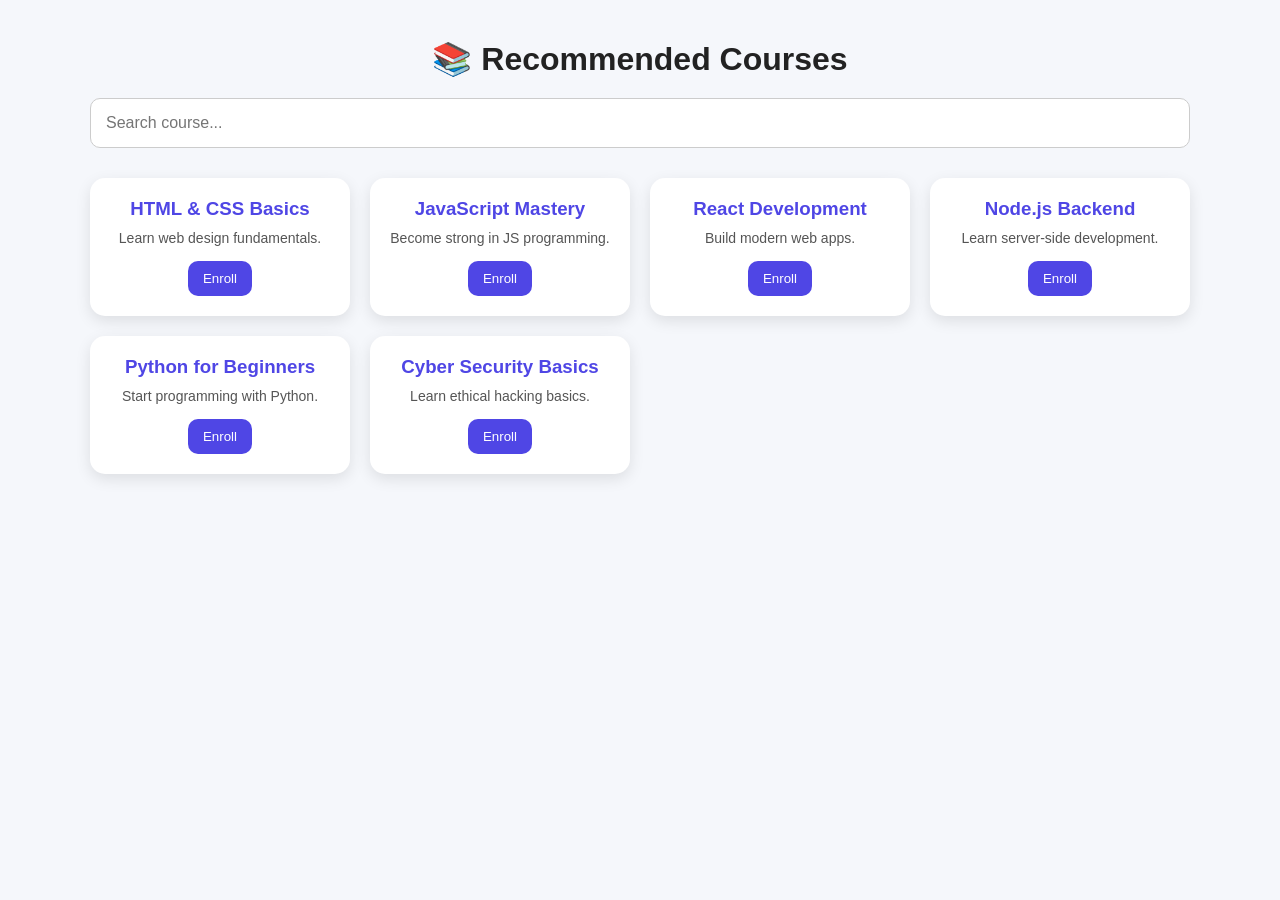
<file: course.html>
<!DOCTYPE html>
<html lang="en">
<head>
<meta charset="UTF-8">
<meta name="viewport" content="width=device-width, initial-scale=1.0">
<title>Courses | EduMentor</title>

<link rel="stylesheet" href="../style.css">

<style>

.container{
    width:90%;
    max-width:1100px;
    margin:40px auto;
}

h1{
    text-align:center;
    margin-bottom:20px;
}

.searchBox{
    width:100%;
    padding:15px;
    font-size:16px;
    border-radius:10px;
    border:1px solid #ccc;
    margin-bottom:30px;
}

.grid{
    display:grid;
    grid-template-columns:repeat(auto-fit,minmax(250px,1fr));
    gap:20px;
}

.card{
    background:#fff;
    padding:20px;
    border-radius:15px;
    box-shadow:0 5px 15px rgba(0,0,0,.1);
    transition:.3s;
}

.card:hover{
    transform:translateY(-5px);
}

.card h3{
    color:#4f46e5;
    margin-bottom:10px;
}

.card p{
    color:#555;
    font-size:14px;
}

button{
    margin-top:15px;
    background:#4f46e5;
    color:white;
    border:none;
    padding:10px 15px;
    border-radius:10px;
    cursor:pointer;
}

</style>

</head>

<body>

<div class="container">

<h1>📚 Recommended Courses</h1>

<input type="text" class="searchBox" id="search" placeholder="Search course...">

<div class="grid" id="courseList">

<div class="card">
<h3>HTML & CSS Basics</h3>
<p>Learn web design fundamentals.</p>
<button>Enroll</button>
</div>

<div class="card">
<h3>JavaScript Mastery</h3>
<p>Become strong in JS programming.</p>
<button>Enroll</button>
</div>

<div class="card">
<h3>React Development</h3>
<p>Build modern web apps.</p>
<button>Enroll</button>
</div>

<div class="card">
<h3>Node.js Backend</h3>
<p>Learn server-side development.</p>
<button>Enroll</button>
</div>

<div class="card">
<h3>Python for Beginners</h3>
<p>Start programming with Python.</p>
<button>Enroll</button>
</div>

<div class="card">
<h3>Cyber Security Basics</h3>
<p>Learn ethical hacking basics.</p>
<button>Enroll</button>
</div>

</div>

</div>

<script>

// Search Filter
const search=document.getElementById("search");
const cards=document.querySelectorAll(".card");

search.addEventListener("keyup",function(){

let value=this.value.toLowerCase();

cards.forEach(card=>{

let text=card.innerText.toLowerCase();

if(text.includes(value)){
card.style.display="block";
}else{
card.style.display="none";
}

});

});

</script>

</body>
</html>
</file>
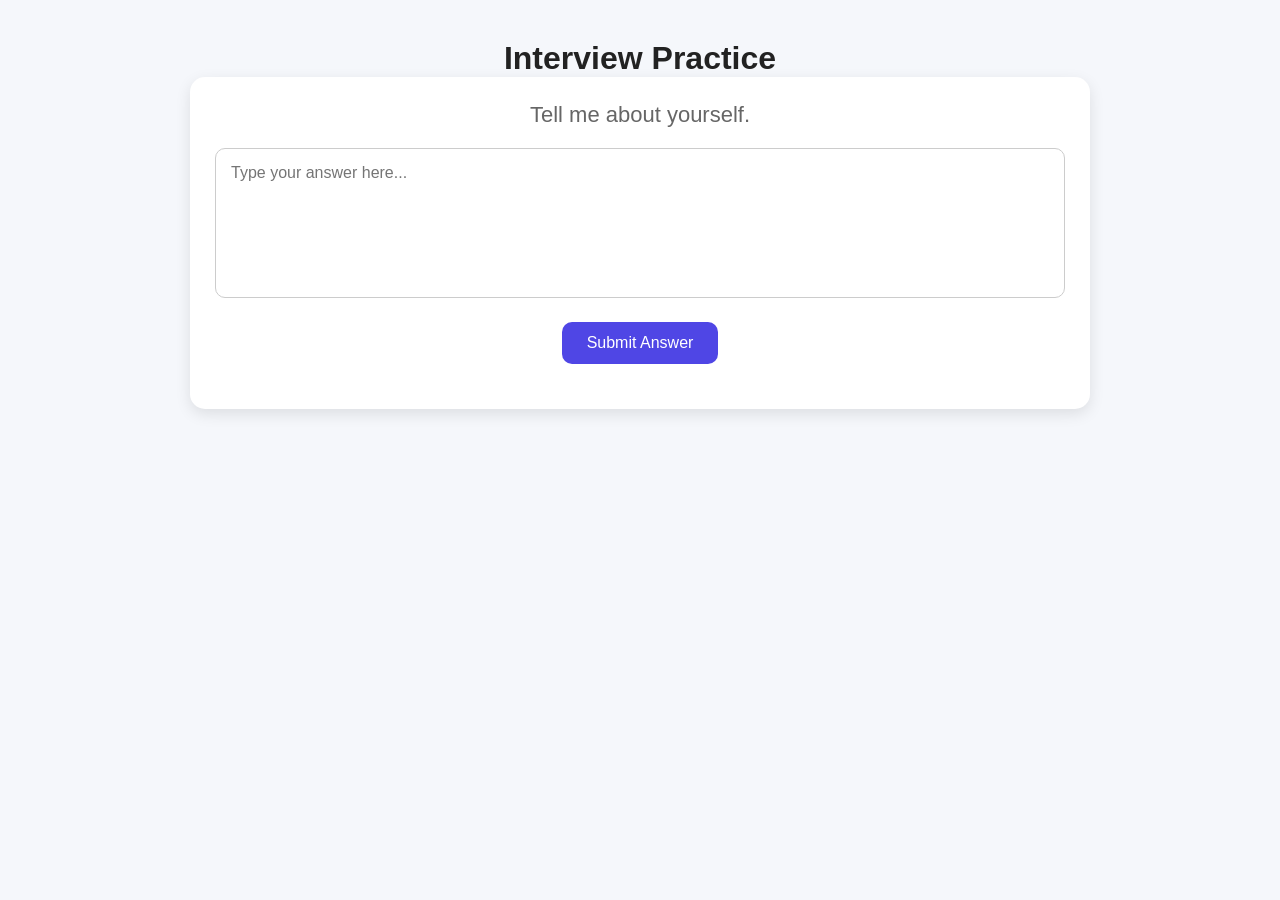
<file: interview.html>
<!DOCTYPE html>
<html lang="en">
<head>
<meta charset="UTF-8">
<meta name="viewport" content="width=device-width, initial-scale=1.0">
<title>Interview Practice</title>

<link rel="stylesheet" href="../style.css">

<style>

.container{
    width:90%;
    max-width:900px;
    margin:40px auto;
}

.card{
    background:#fff;
    padding:25px;
    border-radius:15px;
    box-shadow:0 5px 15px rgba(0,0,0,.1);
}

.question{
    font-size:22px;
    margin-bottom:20px;
}

textarea{
    width:100%;
    height:150px;
    padding:15px;
    font-size:16px;
    border-radius:10px;
    margin-bottom:20px;
}

button{
    background:#4f46e5;
    color:white;
    border:none;
    padding:12px 25px;
    border-radius:10px;
    cursor:pointer;
    font-size:16px;
}

#result{
    margin-top:20px;
    font-weight:bold;
}

</style>

</head>

<body>

<div class="container">

<h1 style="text-align:center;">Interview Practice</h1>

<div class="card">

<p class="question" id="question">
Tell me about yourself.
</p>

<textarea
id="answer"
placeholder="Type your answer here..."></textarea>

<button onclick="nextQuestion()">
Submit Answer
</button>

<div id="result"></div>

</div>

</div>

<script>

const questions=[

"Tell me about yourself.",

"What are your strengths?",

"Why should we hire you?",

"What is HTML?",

"What is CSS?",

"What is JavaScript?",

"What is React?",

"Explain API.",

"What is Git?",

"What is your dream job?"

];

let index=0;

function nextQuestion(){

let answer=document.getElementById("answer").value;

if(answer.trim()==""){

alert("Please enter your answer.");

return;

}

document.getElementById("result").innerHTML=
"✅ Answer Saved Successfully";

index++;

if(index>=questions.length){

index=0;

alert("Interview Practice Completed 🎉");

}

document.getElementById("question").innerHTML=
questions[index];

document.getElementById("answer").value="";

}

</script>

</body>
</html>
</file>
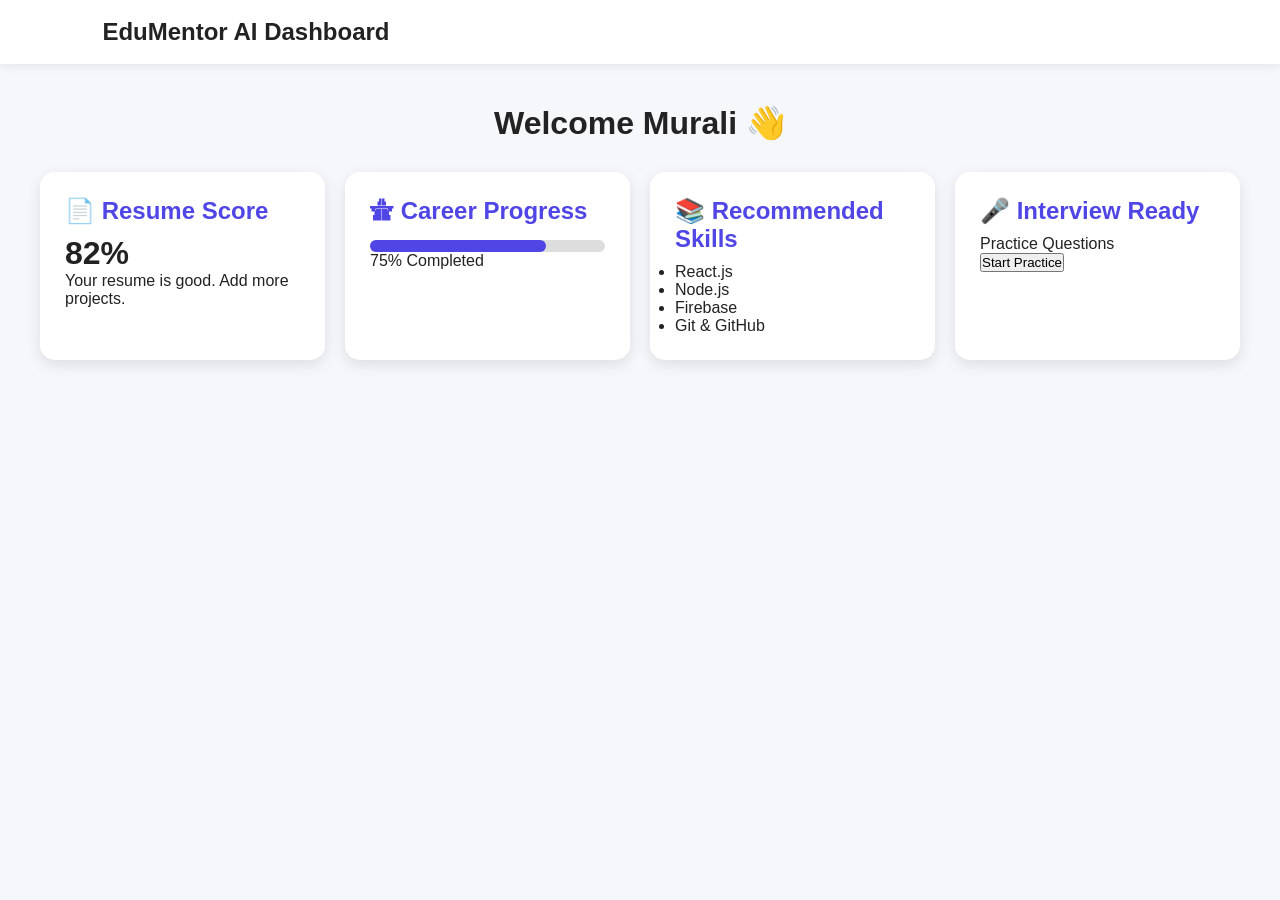
<file: pages.html>
<!DOCTYPE html>
<html lang="en">
<head>
<meta charset="UTF-8">
<meta name="viewport" content="width=device-width, initial-scale=1.0">
<title>Dashboard | EduMentor AI</title>

<link rel="stylesheet" href="../style.css">

<style>
.dashboard{
    padding:40px;
}

.title{
    text-align:center;
    margin-bottom:30px;
}

.grid{
    display:grid;
    grid-template-columns:repeat(auto-fit,minmax(250px,1fr));
    gap:20px;
}

.box{
    background:#fff;
    padding:25px;
    border-radius:15px;
    box-shadow:0 5px 15px rgba(0,0,0,.1);
    transition:.3s;
    cursor:pointer;
}

.box:hover{
    transform:translateY(-5px);
}

.box h2{
    color:#4f46e5;
    margin-bottom:10px;
}

.progress{
    width:100%;
    height:12px;
    background:#ddd;
    border-radius:10px;
    margin-top:15px;
}

.bar{
    width:75%;
    height:100%;
    background:#4f46e5;
    border-radius:10px;
}
</style>

</head>
<body>

<header>
<h2>EduMentor AI Dashboard</h2>
</header>

<div class="dashboard">

<h1 class="title">Welcome Murali 👋</h1>

<div class="grid">

<div class="box">
<h2>📄 Resume Score</h2>
<h1>82%</h1>
<p>Your resume is good. Add more projects.</p>
</div>

<div class="box">
<h2>🛣 Career Progress</h2>

<div class="progress">
<div class="bar"></div>
</div>

<p>75% Completed</p>
</div>

<div class="box">
<h2>📚 Recommended Skills</h2>

<ul>
<li>React.js</li>
<li>Node.js</li>
<li>Firebase</li>
<li>Git & GitHub</li>
</ul>

</div>

<div class="box">
<h2>🎤 Interview Ready</h2>

<p>Practice Questions</p>

<button onclick="startInterview()">
Start Practice
</button>

</div>

</div>

</div>

<script>

function startInterview(){

alert("Interview Started 🚀");

}

</script>

</body>
</html>
</file>
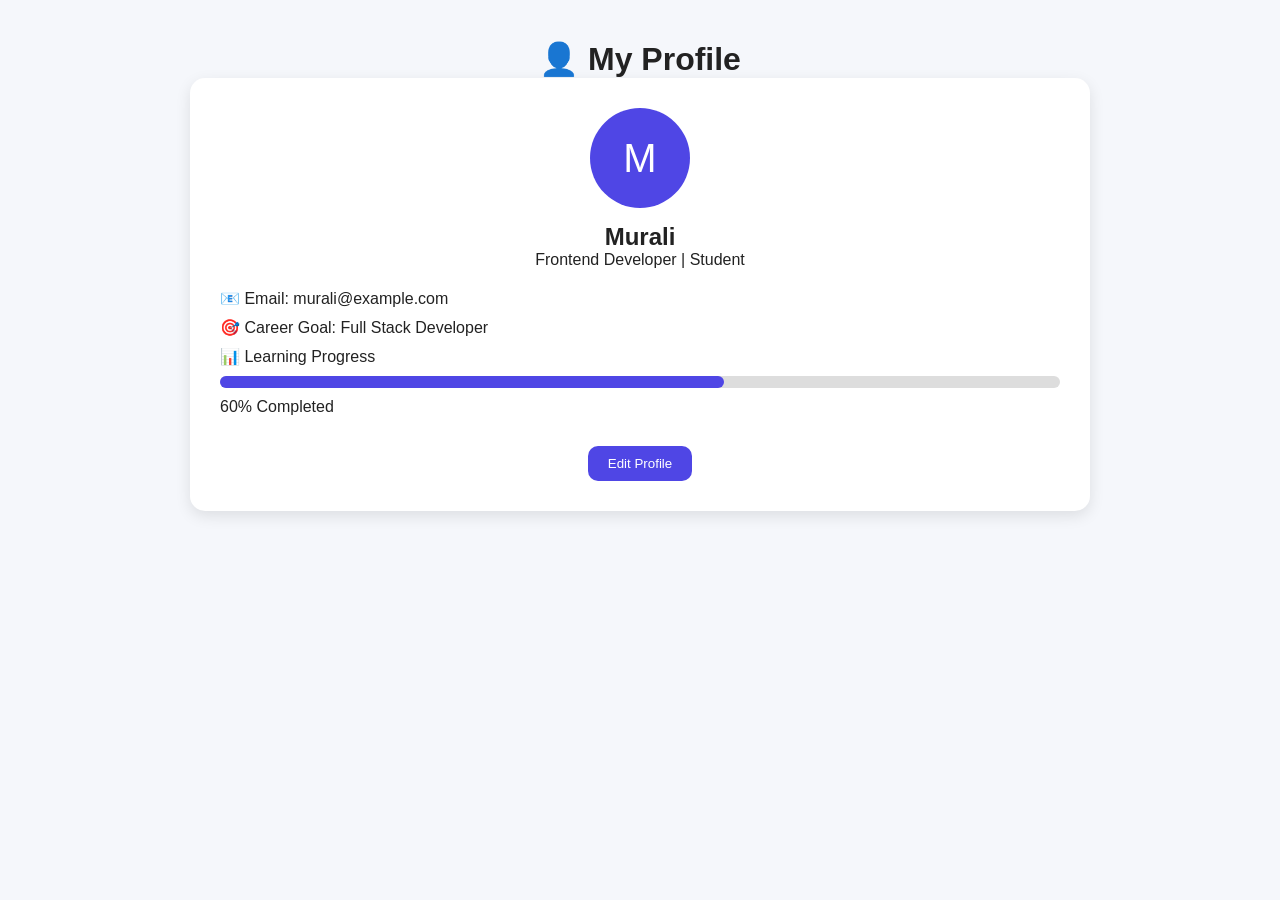
<file: profile.html>
<!DOCTYPE html>
<html lang="en">
<head>
<meta charset="UTF-8">
<meta name="viewport" content="width=device-width, initial-scale=1.0">
<title>Profile | EduMentor AI</title>

<link rel="stylesheet" href="../style.css">

<style>

.container{
    width:90%;
    max-width:900px;
    margin:40px auto;
}

.profile-card{
    background:#fff;
    padding:30px;
    border-radius:15px;
    box-shadow:0 5px 15px rgba(0,0,0,.1);
    text-align:center;
}

.avatar{
    width:100px;
    height:100px;
    border-radius:50%;
    background:#4f46e5;
    color:white;
    font-size:40px;
    display:flex;
    align-items:center;
    justify-content:center;
    margin:auto;
}

h2{
    margin-top:15px;
}

.info{
    margin-top:20px;
    text-align:left;
}

.info p{
    margin:10px 0;
    font-size:16px;
}

.progress{
    width:100%;
    height:12px;
    background:#ddd;
    border-radius:10px;
    margin-top:10px;
}

.bar{
    width:60%;
    height:100%;
    background:#4f46e5;
    border-radius:10px;
}

button{
    margin-top:20px;
    background:#4f46e5;
    color:white;
    border:none;
    padding:10px 20px;
    border-radius:10px;
    cursor:pointer;
}

</style>

</head>

<body>

<div class="container">

<h1 style="text-align:center;">👤 My Profile</h1>

<div class="profile-card">

<div class="avatar">M</div>

<h2>Murali</h2>
<p>Frontend Developer | Student</p>

<div class="info">

<p>📧 Email: murali@example.com</p>

<p>🎯 Career Goal: Full Stack Developer</p>

<p>📊 Learning Progress</p>

<div class="progress">
<div class="bar"></div>
</div>

<p>60% Completed</p>

</div>

<button onclick="editProfile()">
Edit Profile
</button>

</div>

</div>

<script>

function editProfile(){
alert("Edit feature coming soon 🚀");
}

</script>

</body>
</html>
</file>
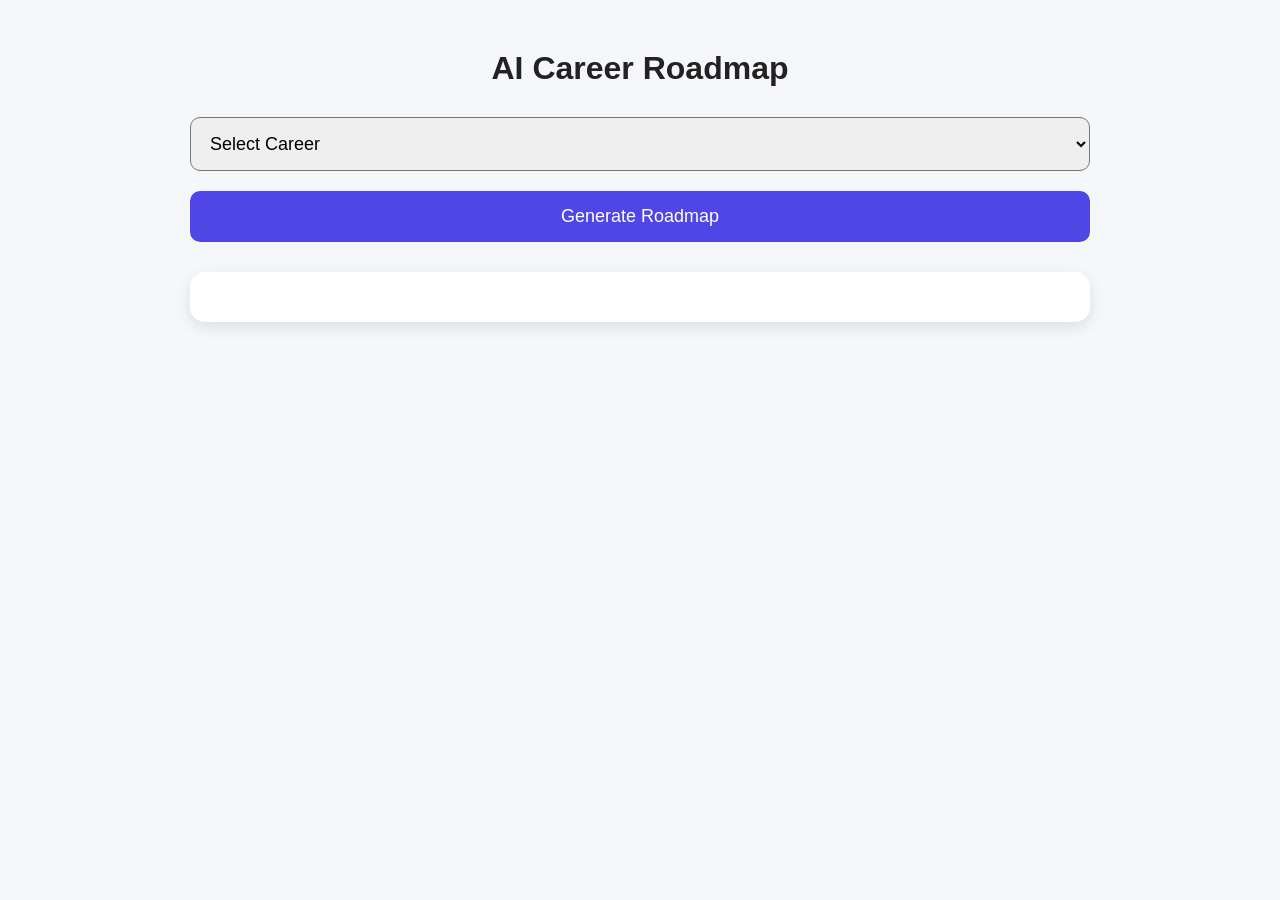
<file: roadmap.html>
<!DOCTYPE html>
<html lang="en">
<head>
<meta charset="UTF-8">
<meta name="viewport" content="width=device-width, initial-scale=1.0">
<title>Career Roadmap | EduMentor AI</title>

<link rel="stylesheet" href="../style.css">

<style>

.container{
    width:90%;
    max-width:900px;
    margin:50px auto;
}

h1{
    text-align:center;
    margin-bottom:30px;
}

select{
    width:100%;
    padding:15px;
    font-size:18px;
    border-radius:10px;
    margin-bottom:20px;
}

button{
    width:100%;
    padding:15px;
    background:#4f46e5;
    color:white;
    border:none;
    border-radius:10px;
    font-size:18px;
    cursor:pointer;
}

#output{
    margin-top:30px;
    background:white;
    padding:25px;
    border-radius:15px;
    box-shadow:0 5px 15px rgba(0,0,0,.1);
}

li{
    margin:10px 0;
}

</style>

</head>
<body>

<div class="container">

<h1>AI Career Roadmap</h1>

<select id="career">

<option>Select Career</option>

<option>Frontend Developer</option>

<option>Backend Developer</option>

<option>Full Stack Developer</option>

<option>AI Engineer</option>

<option>Cyber Security</option>

<option>Data Scientist</option>

</select>

<button onclick="generateRoadmap()">
Generate Roadmap
</button>

<div id="output"></div>

</div>

<script>

function generateRoadmap(){

let career=document.getElementById("career").value;

let roadmap="";

if(career==="Frontend Developer"){

roadmap=`
<h2>Frontend Developer Roadmap</h2>

<ol>

<li>HTML</li>

<li>CSS</li>

<li>JavaScript</li>

<li>Git & GitHub</li>

<li>React.js</li>

<li>API Integration</li>

<li>Projects</li>

<li>Portfolio</li>

</ol>
`;

}

else if(career==="Backend Developer"){

roadmap=`
<h2>Backend Developer Roadmap</h2>

<ol>

<li>JavaScript</li>

<li>Node.js</li>

<li>Express.js</li>

<li>MongoDB</li>

<li>REST API</li>

<li>Authentication</li>

<li>Deployment</li>

</ol>
`;

}

else if(career==="Full Stack Developer"){

roadmap=`
<h2>Full Stack Developer Roadmap</h2>

<ol>

<li>HTML CSS JS</li>

<li>React</li>

<li>Node.js</li>

<li>MongoDB</li>

<li>Firebase</li>

<li>Projects</li>

<li>Deployment</li>

</ol>
`;

}

else if(career==="AI Engineer"){

roadmap=`
<h2>AI Engineer Roadmap</h2>

<ol>

<li>Python</li>

<li>Data Structures</li>

<li>NumPy</li>

<li>Pandas</li>

<li>Machine Learning</li>

<li>Deep Learning</li>

<li>TensorFlow</li>

<li>Build AI Projects</li>

</ol>
`;

}

else if(career==="Cyber Security"){

roadmap=`
<h2>Cyber Security Roadmap</h2>

<ol>

<li>Networking</li>

<li>Linux</li>

<li>Python</li>

<li>Ethical Hacking</li>

<li>OWASP</li>

<li>CTF Practice</li>

</ol>
`;

}

else{

roadmap=`
<h2>Data Scientist Roadmap</h2>

<ol>

<li>Python</li>

<li>Pandas</li>

<li>Statistics</li>

<li>Machine Learning</li>

<li>SQL</li>

<li>Power BI</li>

<li>Projects</li>

</ol>
`;

}

document.getElementById("output").innerHTML=roadmap;

}

</script>

</body>
</html>
</file>
<file: style.css>
/* Google Font */
*{
    margin:0;
    padding:0;
    box-sizing:border-box;
    font-family:'Poppins',sans-serif;
}

body{
    background:#f5f7fb;
    color:#222;
    transition:.3s;
}

/* Header */

header{
    display:flex;
    justify-content:space-between;
    align-items:center;
    padding:18px 8%;
    background:#fff;
    box-shadow:0 2px 10px rgba(0,0,0,.08);
    position:sticky;
    top:0;
    z-index:1000;
}

.logo{
    display:flex;
    align-items:center;
    gap:10px;
}

.logo i{
    color:#4f46e5;
    font-size:28px;
}

nav{
    display:flex;
    gap:25px;
}

nav a{
    text-decoration:none;
    color:#333;
    font-weight:500;
    transition:.3s;
}

nav a:hover{
    color:#4f46e5;
}

#darkBtn{
    border:none;
    background:#4f46e5;
    color:#fff;
    width:45px;
    height:45px;
    border-radius:50%;
    cursor:pointer;
    font-size:18px;
}

/* Hero */

.hero{
    display:flex;
    justify-content:space-between;
    align-items:center;
    padding:70px 8%;
    gap:40px;
}

.hero-text{
    flex:1;
}

.hero-text h1{
    font-size:52px;
    margin-bottom:20px;
}

.hero-text p{
    font-size:20px;
    color:#666;
    margin-bottom:30px;
    line-height:1.6;
}

.startBtn{
    background:#4f46e5;
    color:#fff;
    border:none;
    padding:15px 35px;
    border-radius:30px;
    font-size:18px;
    cursor:pointer;
    transition:.3s;
}

.startBtn:hover{
    transform:translateY(-4px);
}

.hero-image{
    flex:1;
}

.hero-image img{
    width:100%;
    border-radius:20px;
    box-shadow:0 10px 30px rgba(0,0,0,.15);
}

/* Features */

#features{
    padding:70px 8%;
}

#features h2{
    text-align:center;
    margin-bottom:45px;
    font-size:36px;
}

.cards{
    display:grid;
    grid-template-columns:repeat(auto-fit,minmax(240px,1fr));
    gap:25px;
}

.card{
    background:#fff;
    border-radius:15px;
    padding:30px;
    text-align:center;
    transition:.3s;
    box-shadow:0 5px 20px rgba(0,0,0,.08);
}

.card:hover{
    transform:translateY(-8px);
}

.card i{
    font-size:40px;
    color:#4f46e5;
    margin-bottom:20px;
}

.card h3{
    margin-bottom:10px;
}

.card p{
    color:#666;
}

/* About */

#about{
    padding:70px 8%;
    text-align:center;
}

#about h2{
    margin-bottom:20px;
    font-size:36px;
}

#about p{
    max-width:850px;
    margin:auto;
    color:#666;
    line-height:1.8;
}

/* Contact */

#contact{
    padding:70px 8%;
}

#contact h2{
    text-align:center;
    margin-bottom:30px;
}

form{
    max-width:650px;
    margin:auto;
    display:flex;
    flex-direction:column;
    gap:20px;
}

input,
textarea{
    padding:15px;
    border:1px solid #ccc;
    border-radius:10px;
    outline:none;
    font-size:16px;
}

textarea{
    height:150px;
    resize:none;
}

form button{
    background:#4f46e5;
    color:#fff;
    border:none;
    padding:15px;
    border-radius:10px;
    cursor:pointer;
    font-size:18px;
}

/* Footer */

footer{
    background:#111827;
    color:#fff;
    text-align:center;
    padding:20px;
}

/* Dark Mode */

.dark{
    background:#121212;
    color:white;
}

.dark header{
    background:#1e1e1e;
}

.dark nav a{
    color:white;
}

.dark .card{
    background:#1f1f1f;
    color:white;
}

.dark input,
.dark textarea{
    background:#2b2b2b;
    color:white;
    border:none;
}

/* Responsive */

@media(max-width:768px){

header{
    flex-direction:column;
    gap:15px;
}

nav{
    flex-wrap:wrap;
    justify-content:center;
}

.hero{
    flex-direction:column;
    text-align:center;
}

.hero-text h1{
    font-size:36px;
}

.hero-text p{
    font-size:17px;
}

.hero-image{
    margin-top:20px;
}

.cards{
    grid-template-columns:1fr;
}

}
</file>
